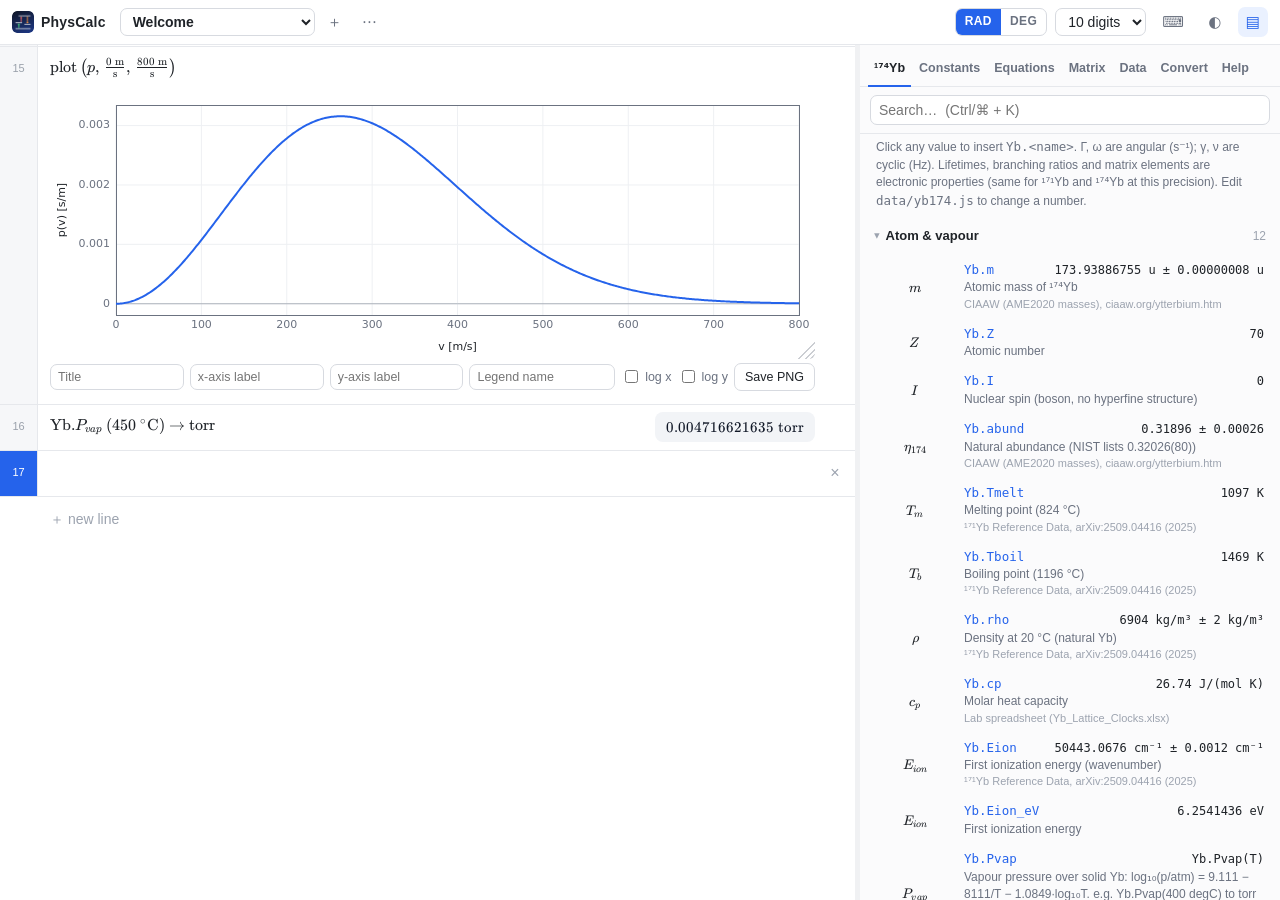
<file: index.html>
<!doctype html>
<html lang="en" data-theme="auto">
<head>
  <meta charset="utf-8">
  <title>PhysCalc</title>
  <meta name="viewport" content="width=device-width, initial-scale=1">
  <meta name="theme-color" content="#1f2937">
  <link rel="manifest" href="manifest.webmanifest">
  <link rel="icon" type="image/png" href="icons/icon-192.png">
  <link rel="apple-touch-icon" href="icons/icon-192.png">
  <link rel="stylesheet" href="vendor/katex/katex.min.css">
  <link rel="stylesheet" href="css/app.css">
</head>
<body>
  <header id="top">
    <div class="brand"><img src="icons/icon-192.png" alt=""><span>PhysCalc</span></div>
    <div class="sheets">
      <select id="sheet-select" title="Worksheet"></select>
      <button class="icon" id="sheet-new" title="New worksheet">＋</button>
      <button class="icon" id="sheet-menu-btn" title="Worksheet options">⋯</button>
      <div class="menu" id="sheet-menu" hidden>
        <button data-act="rename">Rename…</button>
        <button data-act="duplicate">Duplicate</button>
        <button data-act="export">Export as .txt</button>
        <button data-act="import">Import .txt…</button>
        <button data-act="clear">Clear all lines</button>
        <button data-act="delete" class="danger">Delete worksheet</button>
      </div>
      <input type="file" id="import-file" accept=".txt,text/plain" hidden>
    </div>
    <div class="spacer"></div>
    <div class="seg" id="angle-seg" title="Angle unit for sin, cos, … (units like 30 deg always work)">
      <button data-v="rad">RAD</button><button data-v="deg">DEG</button>
    </div>
    <label class="prec" title="Significant digits shown">
      <select id="precision">
        <option value="6">6 digits</option><option value="8">8 digits</option><option value="10">10 digits</option>
        <option value="12">12 digits</option><option value="15">15 digits</option><option value="16">16 digits</option>
      </select>
    </label>
    <button class="icon" id="keypad-btn" title="Show keypad (Ctrl/⌘ + ;)">⌨</button>
    <button class="icon" id="theme-btn" title="Light / dark">◐</button>
    <button class="icon" id="panel-btn" title="Show / hide side panel (Ctrl/⌘ + \)">▤</button>
  </header>

  <main id="app">
    <section id="sheet-pane">
      <div id="rows"></div>
      <div id="add-row" title="Add a line">＋ new line</div>
    </section>
    <div id="splitter" title="Drag to resize"></div>
    <aside id="panel">
      <nav id="tabs">
        <button data-tab="yb">¹⁷⁴Yb</button>
        <button data-tab="const">Constants</button>
        <button data-tab="eq">Equations</button>
        <button data-tab="matrix">Matrix</button>
        <button data-tab="data">Data</button>
        <button data-tab="convert">Convert</button>
        <button data-tab="help">Help</button>
      </nav>
      <div id="panel-search-wrap"><input id="panel-search" type="search" placeholder="Search…  (Ctrl/⌘ + K)" autocomplete="off" spellcheck="false"></div>
      <div id="panel-body">
        <div class="tab" id="tab-yb"></div>
        <div class="tab" id="tab-const"></div>
        <div class="tab" id="tab-eq"></div>
        <div class="tab" id="tab-matrix"></div>
        <div class="tab" id="tab-data"></div>
        <div class="tab" id="tab-convert"></div>
        <div class="tab" id="tab-help"></div>
      </div>
    </aside>
  </main>

  <div id="keypad" hidden></div>
  <div id="ac" hidden></div>
  <div id="sig" hidden></div>
  <div id="toast"></div>
  <div id="boot-error" hidden></div>

  <script src="vendor/math.js"></script>
  <script src="vendor/katex/katex.min.js"></script>
  <script src="data/codata2022.js"></script>
  <script src="data/user_constants.js"></script>
  <script src="data/yb174.js"></script>
  <script src="equations/functions.js"></script>
  <script src="equations/amo.js"></script>
  <script src="equations/optics.js"></script>
  <script src="equations/thermal.js"></script>
  <script src="equations/quantum.js"></script>
  <script src="equations/em.js"></script>
  <script src="equations/mot_coils.js"></script>
  <script src="equations/oot.js"></script>
  <script src="equations/my_equations.js"></script>
  <script src="equations/custom_equations.js"></script>
  <script src="js/engine.js"></script>
  <script src="js/plot.js"></script>
  <script src="js/data.js"></script>
  <script src="js/ui.js"></script>
</body>
</html>
</file>
<file: css/app.css>
/* PhysCalc styles */
:root {
  --bg: #ffffff; --fg: #1f2328; --muted: #6b7280; --faint: #9ca3af; --line: #e6e8ec; --line2: #d7dae0;
  --gutter: #f6f7f9; --gutter-fg: #9aa1ab; --accent: #2563eb; --accent-soft: #eaf1ff; --accent-fg: #ffffff;
  --result-bg: #f2f4f7; --result-fg: #111827; --err: #b45309; --err-bg: #fff7ed; --info: #475569;
  --panel-bg: #fbfbfc; --card: #ffffff; --grid: #eef0f3; --hover: #f3f6fb; --kbd: #f3f4f6;
  --shadow: 0 6px 24px rgba(15, 23, 42, .12), 0 1px 3px rgba(15, 23, 42, .08);
  --mono: ui-monospace, "SF Mono", SFMono-Regular, Menlo, Consolas, "DejaVu Sans Mono", "Liberation Mono", "Ubuntu Mono", monospace;
  --sans: -apple-system, BlinkMacSystemFont, "Segoe UI", Roboto, "Noto Sans", Ubuntu, Helvetica, Arial, "DejaVu Sans", sans-serif;
  --panel-w: 420px;
}
@media (prefers-color-scheme: dark) {
  html[data-theme="auto"] {
    --bg: #14161a; --fg: #e6e7ea; --muted: #9aa0aa; --faint: #6b7280; --line: #262a31; --line2: #323741;
    --gutter: #191c21; --gutter-fg: #5f6672; --accent: #6ea8fe; --accent-soft: #1d2a40; --accent-fg: #0b1020;
    --result-bg: #22262d; --result-fg: #f3f4f6; --err: #fbbf24; --err-bg: #2a2214; --info: #a3b1c4;
    --panel-bg: #17191e; --card: #1c1f25; --grid: #262a31; --hover: #20252e; --kbd: #252a32;
    --shadow: 0 6px 24px rgba(0, 0, 0, .5);
  }
}
html[data-theme="dark"] {
  --bg: #14161a; --fg: #e6e7ea; --muted: #9aa0aa; --faint: #6b7280; --line: #262a31; --line2: #323741;
  --gutter: #191c21; --gutter-fg: #5f6672; --accent: #6ea8fe; --accent-soft: #1d2a40; --accent-fg: #0b1020;
  --result-bg: #22262d; --result-fg: #f3f4f6; --err: #fbbf24; --err-bg: #2a2214; --info: #a3b1c4;
  --panel-bg: #17191e; --card: #1c1f25; --grid: #262a31; --hover: #20252e; --kbd: #252a32;
  --shadow: 0 6px 24px rgba(0, 0, 0, .5);
}

* { box-sizing: border-box; }
html, body { height: 100%; margin: 0; }
body { background: var(--bg); color: var(--fg); font: 14px/1.45 var(--sans); display: flex; flex-direction: column; overflow: hidden; }
button { font: inherit; color: inherit; }
code, .mono { font-family: var(--mono); font-size: 12.5px; }

/* ---------- header ---------- */
#top { display: flex; align-items: center; gap: 8px; padding: 7px 12px; border-bottom: 1px solid var(--line); background: var(--bg); flex: 0 0 auto; z-index: 5; }
.brand { display: flex; align-items: center; gap: 7px; font-weight: 650; letter-spacing: .2px; margin-right: 6px; }
.brand img { width: 22px; height: 22px; border-radius: 5px; }
.sheets { display: flex; align-items: center; gap: 4px; position: relative; }
select, input[type=text], input[type=search], input[type=number] {
  font: inherit; color: var(--fg); background: var(--bg); border: 1px solid var(--line2); border-radius: 7px; padding: 4px 8px; outline: none;
}
select:focus, input:focus { border-color: var(--accent); box-shadow: 0 0 0 3px var(--accent-soft); }
#sheet-select { max-width: 220px; font-weight: 550; }
.icon { border: 1px solid transparent; background: none; border-radius: 7px; height: 30px; min-width: 30px; padding: 0 7px; cursor: pointer; color: var(--muted); font-size: 15px; }
.icon:hover { background: var(--hover); color: var(--fg); }
.icon.on { background: var(--accent-soft); color: var(--accent); }
.spacer { flex: 1; }
.seg { display: inline-flex; border: 1px solid var(--line2); border-radius: 7px; overflow: hidden; }
.seg button { border: 0; background: none; padding: 4px 9px; font-size: 12px; font-weight: 600; cursor: pointer; color: var(--muted); letter-spacing: .4px; }
.seg button.on { background: var(--accent); color: var(--accent-fg); }
.menu { position: absolute; top: 36px; left: 0; background: var(--card); border: 1px solid var(--line2); border-radius: 9px; box-shadow: var(--shadow); padding: 5px; z-index: 30; min-width: 190px; display: flex; flex-direction: column; }
.menu[hidden] { display: none; }
.menu button { text-align: left; background: none; border: 0; padding: 7px 10px; border-radius: 6px; cursor: pointer; }
.menu button:hover { background: var(--hover); }
.menu .danger { color: #dc2626; }

/* ---------- layout ---------- */
#app { flex: 1 1 auto; display: flex; min-height: 0; }
#sheet-pane { flex: 1 1 auto; overflow-y: auto; min-width: 0; padding-bottom: 40vh; }
#splitter { flex: 0 0 5px; cursor: col-resize; background: var(--line); opacity: .6; }
#splitter:hover { background: var(--accent); opacity: .5; }
#panel { flex: 0 0 var(--panel-w); width: var(--panel-w); display: flex; flex-direction: column; background: var(--panel-bg); min-width: 0; }
body.panel-hidden #panel, body.panel-hidden #splitter { display: none; }

/* ---------- rows ---------- */
.row { display: flex; align-items: stretch; border-bottom: 1px solid var(--line); position: relative; min-height: 46px; }
.row .gutter { flex: 0 0 38px; background: var(--gutter); color: var(--gutter-fg); font-size: 11px; display: flex; justify-content: center; padding-top: 14px; user-select: none; border-right: 1px solid var(--line); }
.row.focused .gutter { background: var(--accent); color: var(--accent-fg); }
.row .gutter { cursor: grab; touch-action: none; position: relative; }
.row .gutter::after { content: "⋮⋮"; position: absolute; left: 0; right: 0; top: 32px; text-align: center; letter-spacing: -2px; font-size: 12px; opacity: 0; transition: opacity .12s; }
.row:hover .gutter::after, .row.dragging .gutter::after { opacity: .7; }
.row.dragging { z-index: 6; box-shadow: 0 6px 22px rgba(0, 0, 0, .18); background: var(--bg); }
.row.dragging .gutter { cursor: grabbing; background: var(--accent); color: var(--accent-fg); }
body.row-dragging, body.row-dragging * { cursor: grabbing !important; user-select: none !important; }
.row.has-error .gutter .num::after { content: " ⚠"; color: var(--err); }
.row.focused.has-error .gutter .num::after { color: var(--accent-fg); }
.row .body { flex: 1 1 auto; display: flex; flex-wrap: wrap; align-items: center; gap: 4px 10px; padding: 7px 40px 7px 12px; min-width: 0; }
.row .expr { flex: 1 1 280px; min-width: 0; position: relative; }
.row .src {
  display: block; width: 100%; resize: none; border: 0; outline: none; background: transparent; color: var(--fg);
  font: 15px/1.5 var(--mono); padding: 4px 0; min-height: 31px; overflow: hidden; white-space: pre-wrap; word-break: break-word;
}
.row .view { display: none; cursor: text; padding: 3px 0; min-height: 31px; overflow-x: auto; overflow-y: hidden; }
.row .view .katex { font-size: 1.13em; }
.row.show-view:not(.focused) .view { display: block; }
.row.show-view:not(.focused) .src { position: absolute; opacity: 0; pointer-events: none; height: 0 !important; min-height: 0; }
.row .view .cmt { color: var(--muted); font-size: 12.5px; margin-left: 12px; font-style: italic; }
.row.note .view { font-size: 14px; color: var(--info); font-weight: 550; padding-top: 6px; }
.row.note .gutter { background: transparent; }
.row .preview { display: none; color: var(--muted); padding: 0 0 2px; overflow-x: auto; overflow-y: hidden; }
.row.focused .preview.on { display: block; }
.row .preview .katex { font-size: 0.98em; }
.row .out { flex: 0 1 auto; max-width: 100%; display: flex; justify-content: flex-end; margin-left: auto; }
.result { background: var(--result-bg); color: var(--result-fg); border-radius: 8px; padding: 4px 10px; cursor: pointer; max-width: 100%; overflow-x: auto; overflow-y: hidden; border: 1px solid transparent; transition: border-color .12s; }
.result:hover { border-color: var(--line2); }
.result:empty { display: none; }
.result .katex { font-size: 1.08em; }
.result.fn { background: transparent; color: var(--muted); font-size: 12.5px; cursor: default; }
.row .msg { flex: 1 0 100%; font-size: 12.5px; color: var(--err); background: var(--err-bg); border-radius: 6px; padding: 3px 8px; display: none; }
.row .msg.on { display: block; }
.row .msg.info { color: var(--info); background: var(--hover); }
.row .plot { flex: 1 0 100%; display: none; }
.row .plot.on { display: block; }
.row .del { position: absolute; right: 8px; top: 10px; width: 24px; height: 24px; border: 0; background: none; color: var(--faint); border-radius: 6px; cursor: pointer; opacity: 0; font-size: 16px; line-height: 1; }
.row:hover .del, .row.focused .del { opacity: 1; }
.row .del:hover { background: var(--hover); color: var(--fg); }
#add-row { padding: 12px 0 12px 50px; color: var(--faint); cursor: text; user-select: none; }
#add-row:hover { color: var(--accent); }

.plot-wrap { position: relative; margin: 6px 0 4px; width: fit-content; max-width: 100%; }
.plot-resize { position: absolute; right: 0; bottom: 0; width: 18px; height: 18px; cursor: nwse-resize; touch-action: none; opacity: .35; transition: opacity .12s;
  background: linear-gradient(135deg, transparent 0 52%, var(--muted) 52% 58%, transparent 58% 70%, var(--muted) 70% 76%, transparent 76% 86%, var(--muted) 86% 92%, transparent 92%); border-bottom-right-radius: 6px; }
.plot-wrap:hover .plot-resize, .plot-wrap.resizing .plot-resize { opacity: 1; }
.plot-size { display: none; position: absolute; right: 22px; bottom: 4px; font: 11px/1.5 var(--mono); background: var(--card); color: var(--fg); border: 1px solid var(--line2); border-radius: 5px; padding: 0 6px; pointer-events: none; z-index: 5; }
.plot-wrap.resizing .plot-size { display: block; }
.plot-wrap canvas { display: block; border-radius: 6px; }
.plot-tip { position: absolute; pointer-events: none; background: var(--card); border: 1px solid var(--line2); box-shadow: var(--shadow); border-radius: 7px; padding: 5px 8px; font: 12px/1.4 var(--mono); white-space: nowrap; z-index: 4; }

/* ---------- autocomplete ---------- */
#ac[hidden] { display: none; }
#ac { position: fixed; z-index: 50; background: var(--card); border: 1px solid var(--line2); border-radius: 9px; box-shadow: var(--shadow); padding: 4px; min-width: 300px; max-width: 620px; max-height: 320px; overflow-y: auto; }
#ac .it { display: flex; align-items: baseline; gap: 8px; padding: 5px 8px; border-radius: 6px; cursor: pointer; }
#ac .it.sel, #ac .it:hover { background: var(--accent-soft); }
#ac .nm { font-family: var(--mono); font-size: 13px; white-space: nowrap; }
#ac .nm b { color: var(--accent); }
#ac .kd { font-size: 10px; text-transform: uppercase; letter-spacing: .5px; color: var(--faint); flex: 0 0 auto; }
#ac .ds { color: var(--muted); font-size: 12px; white-space: nowrap; overflow: hidden; text-overflow: ellipsis; }
#ac .foot { font-size: 11px; color: var(--faint); padding: 4px 8px 2px; border-top: 1px solid var(--line); margin-top: 3px; }

/* ---------- panel ---------- */
#tabs { display: flex; gap: 2px; padding: 8px 8px 0; border-bottom: 1px solid var(--line); flex-wrap: wrap; }
#tabs button { border: 0; background: none; padding: 6px 6px 8px; cursor: pointer; color: var(--muted); font-weight: 560; font-size: 12.5px; border-bottom: 2px solid transparent; margin-bottom: -1px; }
#tabs button.on { color: var(--fg); border-bottom-color: var(--accent); }
#tabs button:hover { color: var(--fg); }
#panel-search-wrap { padding: 8px 10px; border-bottom: 1px solid var(--line); }
#panel-search { width: 100%; }
#panel-body { flex: 1 1 auto; overflow-y: auto; padding: 4px 10px 40px; }
.tab { display: none; }
.tab.on { display: block; }
body.no-search #panel-search-wrap { display: none; }

details.sec { border-bottom: 1px solid var(--line); }
details.sec > summary { list-style: none; cursor: pointer; padding: 9px 4px; font-weight: 620; font-size: 13px; display: flex; align-items: center; gap: 6px; user-select: none; }
details.sec > summary::-webkit-details-marker { display: none; }
details.sec > summary::before { content: "▸"; color: var(--faint); font-size: 11px; transition: transform .12s; display: inline-block; }
details.sec[open] > summary::before { transform: rotate(90deg); }
details.sec > summary .count { color: var(--faint); font-weight: 500; font-size: 12px; margin-left: auto; }
.sec-note { font-size: 12px; color: var(--muted); padding: 0 6px 8px; }

.item { display: grid; grid-template-columns: 78px 1fr; gap: 2px 10px; padding: 6px 6px; border-radius: 7px; cursor: pointer; align-items: center; }
.item:hover { background: var(--hover); }
.item .sym { text-align: center; overflow: hidden; }
.item .sym .katex { font-size: 1.02em; }
.item .l1 { display: flex; align-items: baseline; gap: 8px; min-width: 0; }
.item .l1 code { color: var(--accent); white-space: nowrap; }
.item .val { margin-left: auto; font-family: var(--mono); font-size: 12px; white-space: nowrap; overflow: hidden; text-overflow: ellipsis; text-align: right; }
.item .ds { font-size: 12px; color: var(--muted); }
.item .src { font-size: 11px; color: var(--faint); }
.tag { font-size: 10px; border-radius: 4px; padding: 0 4px; background: var(--kbd); color: var(--muted); margin-left: 4px; font-family: var(--sans); }

.eq { background: var(--card); border: 1px solid var(--line); border-radius: 9px; padding: 9px 11px; margin: 0 0 8px; }
.eq .head { display: flex; gap: 8px; align-items: baseline; flex-wrap: wrap; }
.eq .nm { font-weight: 600; font-size: 13px; }
.eq .sig { color: var(--accent); cursor: pointer; }
.eq .tx { padding: 6px 0 4px; overflow-x: auto; overflow-y: hidden; }
.eq .args { font-size: 12px; color: var(--muted); }
.eq .args code { color: var(--fg); }
.eq .ret { font-size: 12px; color: var(--muted); margin-top: 2px; }
.eq .nt { font-size: 12px; color: var(--info); margin-top: 3px; }
.eq .acts { display: flex; gap: 6px; margin-top: 7px; }
.btn { border: 1px solid var(--line2); background: var(--bg); border-radius: 7px; padding: 4px 10px; cursor: pointer; font-size: 12.5px; }
.btn:hover { border-color: var(--accent); color: var(--accent); }
.btn.primary { background: var(--accent); color: var(--accent-fg); border-color: var(--accent); }
.btn.primary:hover { filter: brightness(1.07); color: var(--accent-fg); }

table.dip { border-collapse: collapse; font-size: 11.5px; width: 100%; margin: 4px 0 6px; }
table.dip th, table.dip td { border: 1px solid var(--line); padding: 3px 4px; text-align: center; white-space: nowrap; }
table.dip th { background: var(--gutter); font-weight: 600; }
.dip-wrap { overflow-x: auto; }

/* matrix + convert */
.box { background: var(--card); border: 1px solid var(--line); border-radius: 10px; padding: 11px; margin: 8px 0; }
.box h4 { margin: 0 0 8px; font-size: 13px; }
.hint { font-size: 12px; color: var(--muted); }
.mx-dims { display: flex; gap: 8px; align-items: center; flex-wrap: wrap; margin-bottom: 8px; }
.mx-dims input[type=number] { width: 54px; }
.mx-dims input[type=text] { width: 70px; }
.mx-grid { display: grid; gap: 4px; margin: 6px 0 10px; }
.mx-grid input { width: 100%; min-width: 0; text-align: center; font-family: var(--mono); font-size: 12.5px; padding: 4px 2px; }
.btn-row { display: flex; flex-wrap: wrap; gap: 6px; }
.cv-in { display: flex; gap: 6px; margin-bottom: 8px; }
.cv-in input { flex: 1; }
.cv-table { width: 100%; border-collapse: collapse; font-size: 13px; }
.cv-table td { padding: 5px 4px; border-bottom: 1px solid var(--line); }
.cv-table td:first-child { color: var(--muted); width: 45%; }
.cv-table td.v { font-family: var(--mono); cursor: pointer; text-align: right; }
.cv-table td.v:hover { color: var(--accent); }
.cv-out { font-family: var(--mono); padding: 6px 8px; background: var(--result-bg); border-radius: 7px; min-height: 30px; cursor: pointer; }

.help h3 { font-size: 13px; margin: 14px 0 6px; }
.help p, .help li { font-size: 12.5px; color: var(--fg); }
.help ul { padding-left: 18px; margin: 4px 0; }
.help table { border-collapse: collapse; width: 100%; font-size: 12.5px; }
.help td { border-bottom: 1px solid var(--line); padding: 4px 3px; vertical-align: top; }
.help td:first-child { font-family: var(--mono); white-space: nowrap; color: var(--accent); width: 46%; }
kbd { font-family: var(--mono); font-size: 11px; background: var(--kbd); border: 1px solid var(--line2); border-bottom-width: 2px; border-radius: 4px; padding: 0 4px; }

/* keypad */
#keypad { flex: 0 0 auto; border-top: 1px solid var(--line); background: var(--panel-bg); padding: 8px 10px; display: flex; flex-direction: column; gap: 5px; }
#keypad[hidden] { display: none; }
#keypad .kr { display: flex; gap: 5px; flex-wrap: wrap; }
#keypad button { border: 1px solid var(--line2); background: var(--card); border-radius: 7px; padding: 5px 0; min-width: 52px; cursor: pointer; font-size: 13px; }
#keypad button:hover { border-color: var(--accent); color: var(--accent); }
#keypad button.u { font-family: var(--mono); font-size: 12px; min-width: 46px; color: var(--muted); }
#keypad .lbl { font-size: 10px; color: var(--faint); text-transform: uppercase; letter-spacing: .6px; width: 44px; align-self: center; }

#toast { position: fixed; bottom: 22px; left: 50%; transform: translateX(-50%) translateY(20px); background: #111827; color: #f9fafb; padding: 7px 14px; border-radius: 8px; font-size: 13px; opacity: 0; pointer-events: none; transition: all .18s; z-index: 60; }
#toast.on { opacity: 1; transform: translateX(-50%) translateY(0); }
#boot-error { position: fixed; inset: 60px 20px auto; background: var(--err-bg); color: var(--err); border: 1px solid var(--err); padding: 12px; border-radius: 9px; font-family: var(--mono); white-space: pre-wrap; z-index: 99; }

@media (max-width: 900px) { :root { --panel-w: 340px; } .prec { display: none; } }

/* ---------- input hints (function signatures) ---------- */
#ac .nm .pr { color: var(--muted); }
#sig[hidden] { display: none; }
#sig { position: fixed; z-index: 49; pointer-events: none; background: var(--card); border: 1px solid var(--line2); border-radius: 9px; box-shadow: var(--shadow); padding: 7px 10px 8px; max-width: min(560px, calc(100vw - 16px)); font-size: 12.5px; }
#sig .sg-head { font-family: var(--mono); font-size: 13px; color: var(--muted); }
#sig .sg-fn { color: var(--fg); font-weight: 600; }
#sig .sg-p { color: var(--fg); }
#sig .sg-p.cur { background: var(--accent); color: var(--accent-fg); border-radius: 4px; padding: 0 3px; font-weight: 600; }
#sig .sg-ret { margin-left: 10px; font-family: var(--sans); font-size: 12px; }
#sig .sg-title { color: var(--muted); margin-top: 2px; }
#sig .sg-args { border-collapse: collapse; margin-top: 5px; }
#sig .sg-args td { padding: 1px 10px 1px 0; vertical-align: top; color: var(--muted); }
#sig .sg-args td:first-child { white-space: nowrap; }
#sig .sg-args code { color: var(--fg); }
#sig .sg-args tr.cur td { color: var(--fg); }
#sig .sg-args tr.cur code { color: var(--accent); font-weight: 700; }
#sig .sg-warn { color: var(--err); margin-top: 4px; }
#sig .sg-note { color: var(--info); margin-top: 4px; max-width: 520px; }

/* ---------- plot toolbar ---------- */
.plot-bar { display: flex; flex-wrap: wrap; align-items: center; gap: 6px; margin: 2px 0 6px; }
.plot-bar .pb-in { flex: 1 1 110px; min-width: 90px; max-width: 260px; font-size: 12.5px; padding: 3px 7px; }
.plot-bar .pb-ck { display: inline-flex; align-items: center; gap: 4px; font-size: 12.5px; color: var(--muted); cursor: pointer; user-select: none; white-space: nowrap; }
.plot-bar .btn { margin-left: auto; white-space: nowrap; }

/* ---------- sliders ---------- */
.row .slider { flex: 1 0 100%; display: none; align-items: center; gap: 10px; padding: 0 2px 2px; }
.row .slider.on { display: flex; }
.row .slider input[type=range] { flex: 1 1 auto; max-width: 520px; accent-color: var(--accent); }
.row .slider .sl-end { font: 12px var(--mono); color: var(--muted); white-space: nowrap; }

/* ---------- adding equations ---------- */
.eq-top { display: flex; gap: 6px; padding: 0 4px 8px; }
details.sec > summary .sec-add { margin-left: auto; border: 1px solid var(--line2); background: var(--bg); color: var(--muted); border-radius: 6px; font-size: 11.5px; font-weight: 550; padding: 1px 7px; cursor: pointer; }
details.sec > summary .sec-add:hover { border-color: var(--accent); color: var(--accent); }
details.sec > summary .sec-add + .count { margin-left: 6px; }
.eq-add { display: block; width: 100%; margin: 0 0 8px; padding: 7px; border: 1px dashed var(--line2); border-radius: 9px; background: none; color: var(--muted); cursor: pointer; font-size: 12.5px; }
.eq-add:hover { border-color: var(--accent); color: var(--accent); background: var(--accent-soft); }
.eq.custom { border-left: 3px solid var(--accent); }
.eq.flash { box-shadow: 0 0 0 3px var(--accent-soft); border-color: var(--accent); transition: box-shadow .3s; }
.eq .eq-err { color: var(--err); font-size: 12px; margin: 2px 0; }
.eq .acts .grow { flex: 1; }
.btn.danger:hover { border-color: #dc2626; color: #dc2626; }
.btn:disabled { opacity: .5; cursor: not-allowed; }
dialog.eq-dlg { border: 1px solid var(--line2); border-radius: 12px; box-shadow: var(--shadow); background: var(--card); color: var(--fg); padding: 18px 20px; width: min(560px, calc(100vw - 32px)); max-height: calc(100vh - 40px); }
dialog.eq-dlg::backdrop { background: rgba(15, 23, 42, .45); }
.eq-dlg h3 { margin: 0 0 12px; font-size: 15px; }
.eq-dlg label { display: block; font-size: 12.5px; font-weight: 600; margin: 10px 0 0; }
.eq-dlg label .hint { font-weight: 400; margin-left: 4px; }
.eq-dlg input[type=text] { display: block; width: 100%; margin-top: 4px; font-weight: 400; padding: 6px 8px; }
.eq-dlg input.mono { font-family: var(--mono); font-size: 13px; }
.eqd-status { font-size: 12.5px; min-height: 0; margin-top: 4px; }
.eqd-status.ok { color: #059669; }
.eqd-status.bad { color: var(--err); }
.eqd-prev { background: var(--result-bg); border-radius: 8px; padding: 4px 10px; margin-top: 6px; overflow-x: auto; overflow-y: hidden; }
.eqd-argh { font-size: 12.5px; font-weight: 600; margin: 10px 0 2px; }
.eqd-arg { display: flex; align-items: center; gap: 8px; margin-top: 4px; }
.eqd-arg code { flex: 0 0 auto; min-width: 54px; color: var(--accent); }
.eqd-arg input[type=text] { margin-top: 0; }
.eqd-more { margin-top: 12px; font-size: 12.5px; }
.eqd-more summary { cursor: pointer; color: var(--muted); }
.eqd-btns { display: flex; justify-content: flex-end; gap: 8px; margin-top: 16px; }
.eqd-btns .btn { padding: 6px 14px; font-size: 13px; }

/* ---------- data files ---------- */
.drop { border: 1.5px dashed var(--line2); border-radius: 10px; padding: 16px 12px; text-align: center; font-size: 13px; }
.drop.over { border-color: var(--accent); background: var(--accent-soft); }
.drop .btn { margin-left: 4px; }
.drop .hint { margin-top: 8px; }
.data-set.flash { border-color: var(--accent); box-shadow: 0 0 0 3px var(--accent-soft); }
.data-err { color: var(--err); background: var(--err-bg); font-size: 12.5px; }
.ds-head { display: flex; align-items: baseline; gap: 8px; flex-wrap: wrap; }
.ds-head .grow { flex: 1; }
.ds-name { font-size: 14px; font-weight: 700; color: var(--accent); cursor: pointer; }
.ds-cols { width: 100%; border-collapse: collapse; font-size: 12.5px; margin: 8px 0 4px; }
.ds-cols td { padding: 3px 4px; border-bottom: 1px solid var(--line); color: var(--muted); white-space: nowrap; }
.ds-cols td:first-child code { color: var(--accent); cursor: pointer; }
.ds-cols td:last-child { font-family: var(--mono); font-size: 12px; text-align: right; }
.ds-plot { display: flex; align-items: center; gap: 6px; flex-wrap: wrap; margin-top: 8px; }
.ds-plot select { max-width: 130px; font-size: 12.5px; padding: 3px 6px; }
</file>
